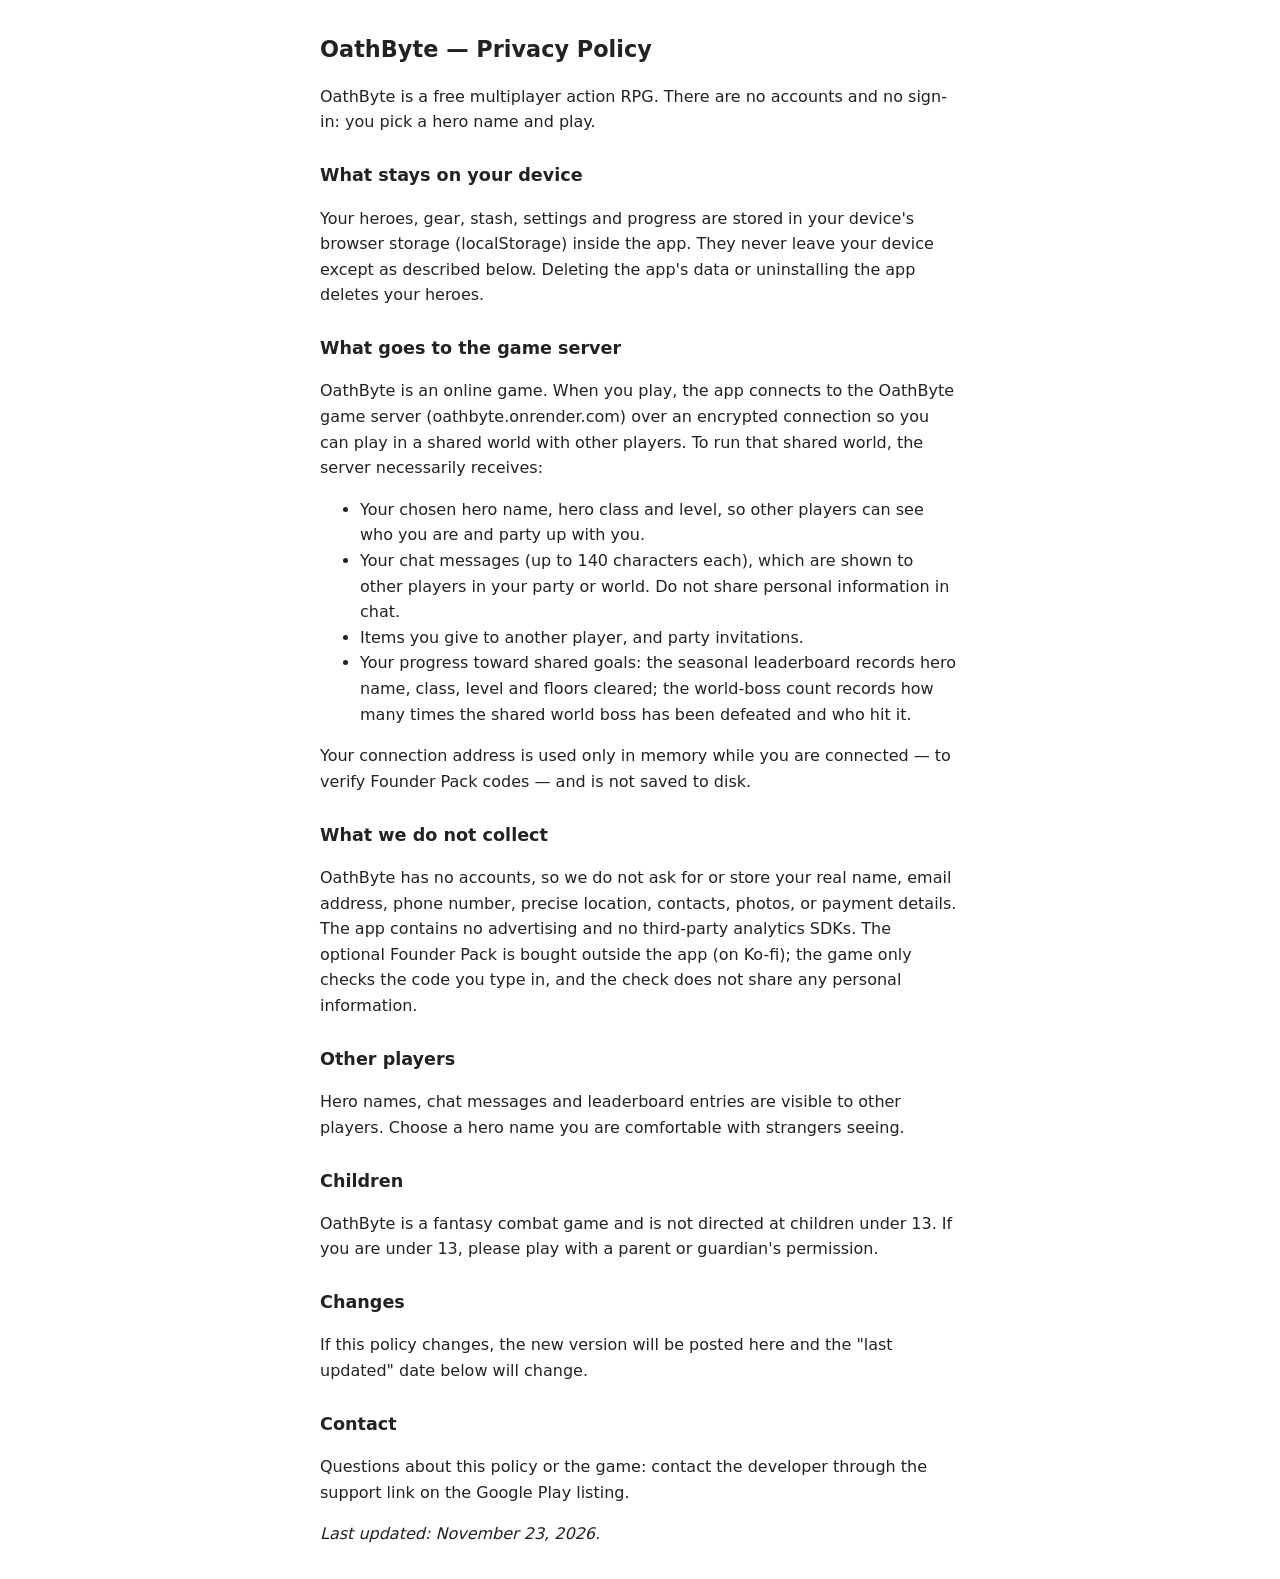
<file: public/privacy-policy.html>
<!DOCTYPE html>
<html lang="en">
<head>
<meta charset="utf-8">
<title>OathByte — Privacy Policy</title>
<meta name="viewport" content="width=device-width, initial-scale=1">
<style>body{font-family:system-ui,sans-serif;max-width:640px;margin:2em auto;padding:0 1em;line-height:1.6;color:#222}h1{font-size:1.4em}h2{font-size:1.1em;margin-top:1.5em}</style>
</head>
<body>
<h1>OathByte — Privacy Policy</h1>
<p>OathByte is a free multiplayer action RPG. There are no accounts and no sign-in: you pick a hero name and play.</p>

<h2>What stays on your device</h2>
<p>Your heroes, gear, stash, settings and progress are stored in your device's browser storage (localStorage) inside the app. They never leave your device except as described below. Deleting the app's data or uninstalling the app deletes your heroes.</p>

<h2>What goes to the game server</h2>
<p>OathByte is an online game. When you play, the app connects to the OathByte game server (oathbyte.onrender.com) over an encrypted connection so you can play in a shared world with other players. To run that shared world, the server necessarily receives:</p>
<ul>
  <li>Your chosen hero name, hero class and level, so other players can see who you are and party up with you.</li>
  <li>Your chat messages (up to 140 characters each), which are shown to other players in your party or world. Do not share personal information in chat.</li>
  <li>Items you give to another player, and party invitations.</li>
  <li>Your progress toward shared goals: the seasonal leaderboard records hero name, class, level and floors cleared; the world-boss count records how many times the shared world boss has been defeated and who hit it.</li>
</ul>
<p>Your connection address is used only in memory while you are connected — to verify Founder Pack codes — and is not saved to disk.</p>

<h2>What we do not collect</h2>
<p>OathByte has no accounts, so we do not ask for or store your real name, email address, phone number, precise location, contacts, photos, or payment details. The app contains no advertising and no third-party analytics SDKs. The optional Founder Pack is bought outside the app (on Ko-fi); the game only checks the code you type in, and the check does not share any personal information.</p>

<h2>Other players</h2>
<p>Hero names, chat messages and leaderboard entries are visible to other players. Choose a hero name you are comfortable with strangers seeing.</p>

<h2>Children</h2>
<p>OathByte is a fantasy combat game and is not directed at children under 13. If you are under 13, please play with a parent or guardian's permission.</p>

<h2>Changes</h2>
<p>If this policy changes, the new version will be posted here and the "last updated" date below will change.</p>

<h2>Contact</h2>
<p>Questions about this policy or the game: contact the developer through the support link on the Google Play listing.</p>

<p><em>Last updated: November 23, 2026.</em></p>
</body>
</html>
</file>
